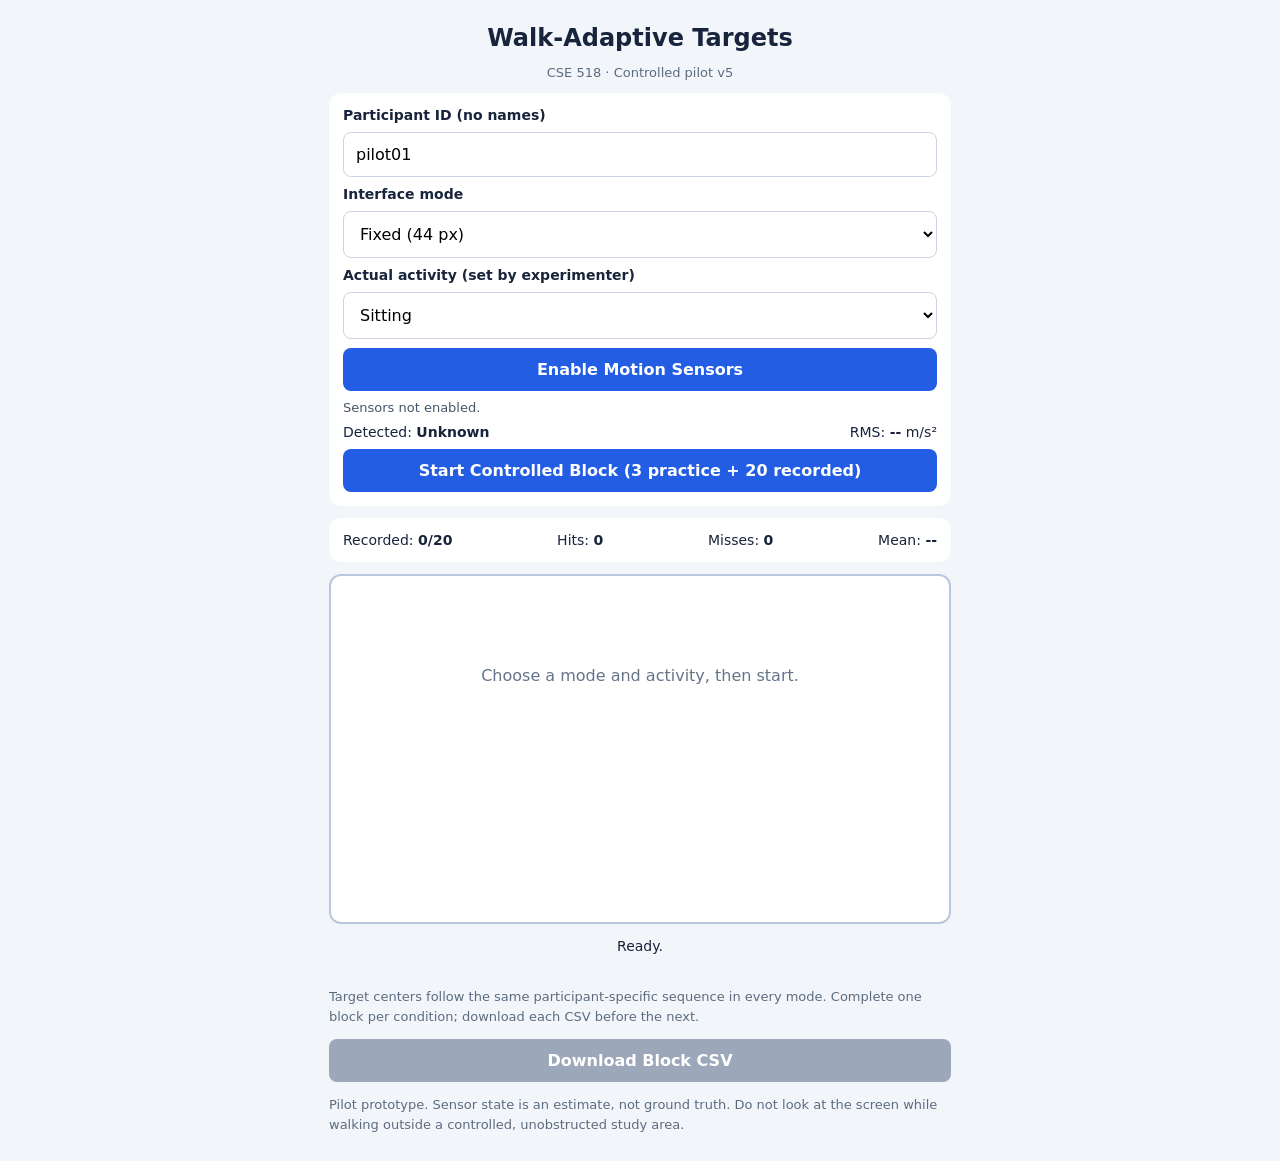
<file: index.html>
<!doctype html>
<html lang="en">
<head>
  <meta charset="utf-8">
  <meta name="viewport" content="width=device-width, initial-scale=1">
  <title>WalkTap — HCI Study</title>
  <link rel="stylesheet" href="style.css">
  <script src="script.js" defer></script>
</head>
<body>
<main class="app">
  <header><h1>Walk-Adaptive Targets</h1><p>CSE 518 · Controlled pilot v5</p></header>
  <section class="panel controls">
    <label for="participant">Participant ID (no names)</label>
    <input id="participant" value="pilot01" maxlength="32" autocomplete="off">
    <label for="mode">Interface mode</label>
    <select id="mode"><option value="fixed">Fixed (44 px)</option><option value="large">Always Large (72 px)</option><option value="adaptive">Sensor-Adaptive (44/72 px)</option></select>
    <label for="activity">Actual activity (set by experimenter)</label>
    <select id="activity"><option value="sitting">Sitting</option><option value="walking">Walking</option></select>
    <button id="sensorBtn" type="button">Enable Motion Sensors</button>
    <p id="sensorStatus" role="status">Sensors not enabled.</p>
    <div class="readouts"><span>Detected: <strong id="detected">Unknown</strong></span><span>RMS: <strong id="rms">--</strong> m/s²</span></div>
    <button id="startBtn" type="button">Start Controlled Block (3 practice + 20 recorded)</button>
  </section>
  <section class="panel stats"><span>Recorded: <strong id="trial">0/20</strong></span><span>Hits: <strong id="hits">0</strong></span><span>Misses: <strong id="misses">0</strong></span><span>Mean: <strong id="mean">--</strong></span></section>
  <div id="gameArea" aria-label="Touch target test area"><p id="instruction">Choose a mode and activity, then start.</p></div>
  <p id="status" role="status">Ready.</p>
  <p class="footnote">Target centers follow the same participant-specific sequence in every mode. Complete one block per condition; download each CSV before the next.</p>
  <button id="downloadBtn" type="button" disabled>Download Block CSV</button>
  <p class="footnote">Pilot prototype. Sensor state is an estimate, not ground truth. Do not look at the screen while walking outside a controlled, unobstructed study area.</p>
</main>
</body>
</html>
</file>
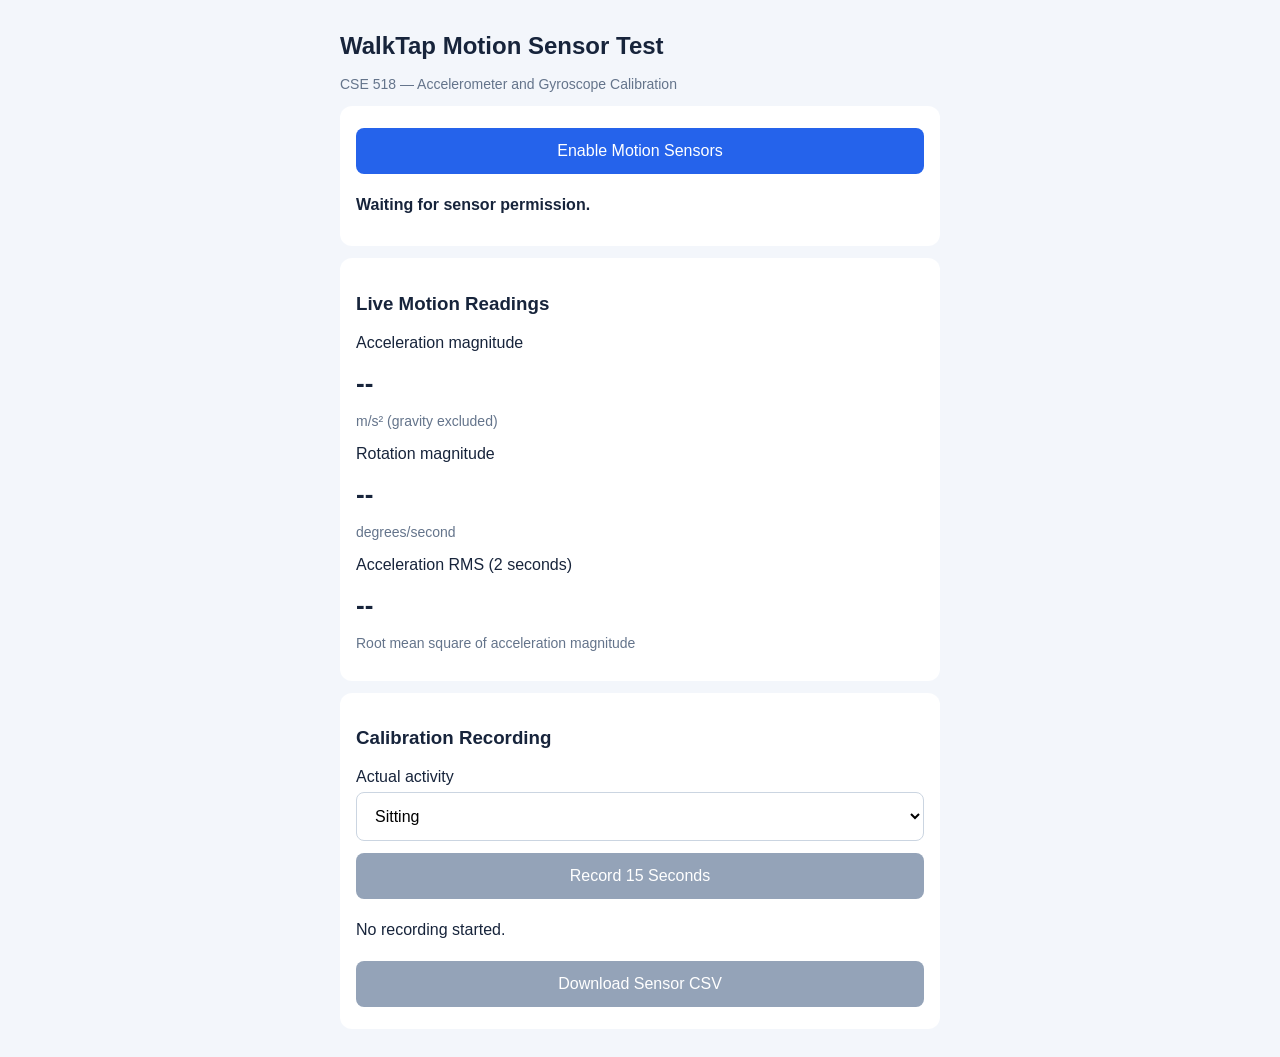
<file: motion-test.html>
<!DOCTYPE html>
<html lang="en">
<head>
  <meta charset="UTF-8">
  <meta name="viewport"
        content="width=device-width, initial-scale=1">
  <title>WalkTap Motion Sensor Test</title>
  <style>
    * { box-sizing: border-box; }

    body {
      margin: 0;
      padding: 16px;
      font-family: Arial, sans-serif;
      background: #f3f6fb;
      color: #17243b;
    }

    main {
      max-width: 600px;
      margin: auto;
    }

    h1 { font-size: 24px; }

    .card {
      background: white;
      border-radius: 12px;
      padding: 16px;
      margin: 12px 0;
    }

    button, select {
      width: 100%;
      padding: 14px;
      margin: 6px 0;
      font-size: 16px;
      border-radius: 8px;
    }

    button {
      border: 0;
      color: white;
      background: #2563eb;
    }

    button:disabled {
      background: #94a3b8;
    }

    select {
      background: white;
      border: 1px solid #cbd5e1;
    }

    .reading {
      font-size: 26px;
      font-weight: bold;
    }

    .muted {
      color: #64748b;
      font-size: 14px;
    }

    #status {
      font-weight: bold;
      overflow-wrap: anywhere;
    }
  </style>
</head>
<body>
<main>
  <h1>WalkTap Motion Sensor Test</h1>
  <p class="muted">
    CSE 518 — Accelerometer and Gyroscope Calibration
  </p>

  <div class="card">
    <button id="enableBtn">Enable Motion Sensors</button>
    <p id="status" role="status">
      Waiting for sensor permission.
    </p>
  </div>

  <div class="card">
    <h3>Live Motion Readings</h3>
    <p>Acceleration magnitude</p>
    <div class="reading" id="accel">--</div>
    <p class="muted">m/s² (gravity excluded)</p>

    <p>Rotation magnitude</p>
    <div class="reading" id="rotation">--</div>
    <p class="muted">degrees/second</p>

    <p>Acceleration RMS (2 seconds)</p>
    <div class="reading" id="rms">--</div>
    <p class="muted">
      Root mean square of acceleration magnitude
    </p>
  </div>

  <div class="card">
    <h3>Calibration Recording</h3>

    <label for="activity">Actual activity</label>
    <select id="activity">
      <option value="sitting">Sitting</option>
      <option value="walking">Walking</option>
    </select>

    <button id="recordBtn" disabled>
      Record 15 Seconds
    </button>

    <p id="recordStatus" role="status">
      No recording started.
    </p>

    <button id="downloadBtn" disabled>
      Download Sensor CSV
    </button>
  </div>
</main>

<script>
const enableBtn = document.getElementById("enableBtn");
const recordBtn = document.getElementById("recordBtn");
const downloadBtn = document.getElementById("downloadBtn");

const statusEl = document.getElementById("status");
const recordStatus = document.getElementById("recordStatus");

const accelEl = document.getElementById("accel");
const rotationEl = document.getElementById("rotation");
const rmsEl = document.getElementById("rms");

const activityEl = document.getElementById("activity");

let sensorEnabled = false;
let recording = false;
let samples = [];
let recent = [];
let recordingStart = 0;
let recordingTimer = null;
let lastEventTime = 0;

const RECORD_MS = 15000;
const WINDOW_MS = 2000;

function magnitude(x, y, z) {
  return Math.sqrt(x*x + y*y + z*z);
}

function downloadCSV(rows, filename) {
  if (!rows.length) return;

  const columns = [
    "time_ms",
    "activity",
    "accel_x",
    "accel_y",
    "accel_z",
    "accel_magnitude",
    "rotation_alpha",
    "rotation_beta",
    "rotation_gamma",
    "rotation_magnitude",
    "accel_rms_2s"
  ];

  const csv = [
    columns.join(","),
    ...rows.map(row =>
      columns.map(key => row[key]).join(",")
    )
  ].join("\r\n");

  const blob = new Blob([csv], {
    type: "text/csv;charset=utf-8"
  });

  const url = URL.createObjectURL(blob);
  const link = document.createElement("a");

  link.href = url;
  link.download = filename;
  document.body.appendChild(link);
  link.click();
  link.remove();

  setTimeout(() => URL.revokeObjectURL(url), 1000);
}

function finishRecording() {
  if (!recording) return;

  recording = false;
  clearTimeout(recordingTimer);

  recordBtn.disabled = false;
  activityEl.disabled = false;
  downloadBtn.disabled = samples.length === 0;

  recordStatus.textContent =
    `Recording complete: ${samples.length} samples.`;
}

function onMotion(event) {
  const a = event.acceleration;
  const r = event.rotationRate;

  if (
    !a ||
    a.x == null ||
    a.y == null ||
    a.z == null
  ) {
    statusEl.textContent =
      "Acceleration data unavailable on this device.";
    return;
  }

  const now = performance.now();
  lastEventTime = now;

  const ax = a.x;
  const ay = a.y;
  const az = a.z;

  const am = magnitude(ax, ay, az);

  const alpha = r?.alpha ?? 0;
  const beta = r?.beta ?? 0;
  const gamma = r?.gamma ?? 0;

  const rm = r &&
    r.alpha != null &&
    r.beta != null &&
    r.gamma != null
      ? magnitude(alpha, beta, gamma)
      : null;

  recent.push({ time: now, value: am });

  recent = recent.filter(
    item => now - item.time <= WINDOW_MS
  );

  const meanSquare = recent.reduce(
    (sum, item) => sum + item.value ** 2, 0
  ) / recent.length;

  const rms = Math.sqrt(meanSquare);

  accelEl.textContent = am.toFixed(3);
  rotationEl.textContent =
    rm === null ? "Unavailable" : rm.toFixed(3);
  rmsEl.textContent = rms.toFixed(3);

  statusEl.textContent = "Receiving motion data.";

  if (recording) {
    samples.push({
      time_ms: Math.round(now - recordingStart),
      activity: activityEl.value,
      accel_x: ax,
      accel_y: ay,
      accel_z: az,
      accel_magnitude: am,
      rotation_alpha: r?.alpha ?? "",
      rotation_beta: r?.beta ?? "",
      rotation_gamma: r?.gamma ?? "",
      rotation_magnitude: rm ?? "",
      accel_rms_2s: rms
    });
  }
}

enableBtn.addEventListener("click", async () => {
  if (!window.isSecureContext) {
    statusEl.textContent =
      "HTTPS is required for sensor access.";
    return;
  }

  if (!("DeviceMotionEvent" in window)) {
    statusEl.textContent =
      "DeviceMotionEvent is not supported.";
    return;
  }

  try {
    if (
      typeof DeviceMotionEvent.requestPermission ===
      "function"
    ) {
      const permission =
        await DeviceMotionEvent.requestPermission();

      if (permission !== "granted") {
        statusEl.textContent =
          "Motion sensor permission denied.";
        return;
      }
    }

    if (!sensorEnabled) {
      window.addEventListener(
        "devicemotion", onMotion
      );
      sensorEnabled = true;
    }

    enableBtn.disabled = true;
    recordBtn.disabled = false;

    statusEl.textContent =
      "Permission granted. Waiting for data...";

  } catch (error) {
    statusEl.textContent =
      `Sensor error: ${error.message}`;
  }
});

recordBtn.addEventListener("click", () => {
  if (!sensorEnabled) return;

  if (performance.now() - lastEventTime > 2000) {
    recordStatus.textContent =
      "No recent sensor data. Check Safari permissions.";
    return;
  }

  samples = [];
  recent = [];
  recording = true;
  recordingStart = performance.now();

  recordBtn.disabled = true;
  downloadBtn.disabled = true;
  activityEl.disabled = true;

  recordStatus.textContent =
    "Recording for 15 seconds...";

  recordingTimer = setTimeout(
    finishRecording,
    RECORD_MS
  );
});

downloadBtn.addEventListener("click", () => {
  downloadCSV(
    samples,
    `walktap_motion_${activityEl.value}.csv`
  );
});

document.addEventListener("visibilitychange", () => {
  if (document.hidden && recording) {
    finishRecording();
    recordStatus.textContent =
      "Recording stopped because the page was hidden. " +
      "Discard this incomplete recording.";
    downloadBtn.disabled = true;
  }
});
</script>
</body>
</html>
</file>
<file: style.css>
*{box-sizing:border-box}body{margin:0;background:#f2f5fa;color:#17243b;font-family:system-ui,-apple-system,Arial,sans-serif}.app{max-width:650px;margin:auto;padding:14px}header{text-align:center}h1{font-size:24px;margin:10px 0 3px}header p,.footnote{color:#5c6c80;font-size:13px}.panel{background:white;border-radius:12px;padding:14px;margin:12px 0}.controls{display:grid;gap:9px}label{font-size:14px;font-weight:650}input,select,button{font:inherit;border-radius:8px;padding:12px;width:100%}input,select{border:1px solid #cbd5e1;background:white}button{border:0;background:#225de3;color:white;font-weight:650;touch-action:manipulation}button:disabled{background:#9ca8ba}#sensorStatus{font-size:13px;margin:0;color:#475569}.readouts,.stats{display:flex;flex-wrap:wrap;justify-content:space-between;gap:10px;font-size:14px}.stats{margin:12px 0}#gameArea{height:350px;position:relative;background:white;border:2px solid #b9c8dd;border-radius:12px;overflow:hidden;touch-action:manipulation;user-select:none;-webkit-user-select:none}#instruction{margin:90px 20px;text-align:center;color:#64748b}.target{position:absolute;background:#2563eb;border:2px solid #194ebc;border-radius:50%;padding:0;touch-action:manipulation}#status{text-align:center;min-height:35px;font-size:14px}.footnote{line-height:1.5}
</file>
